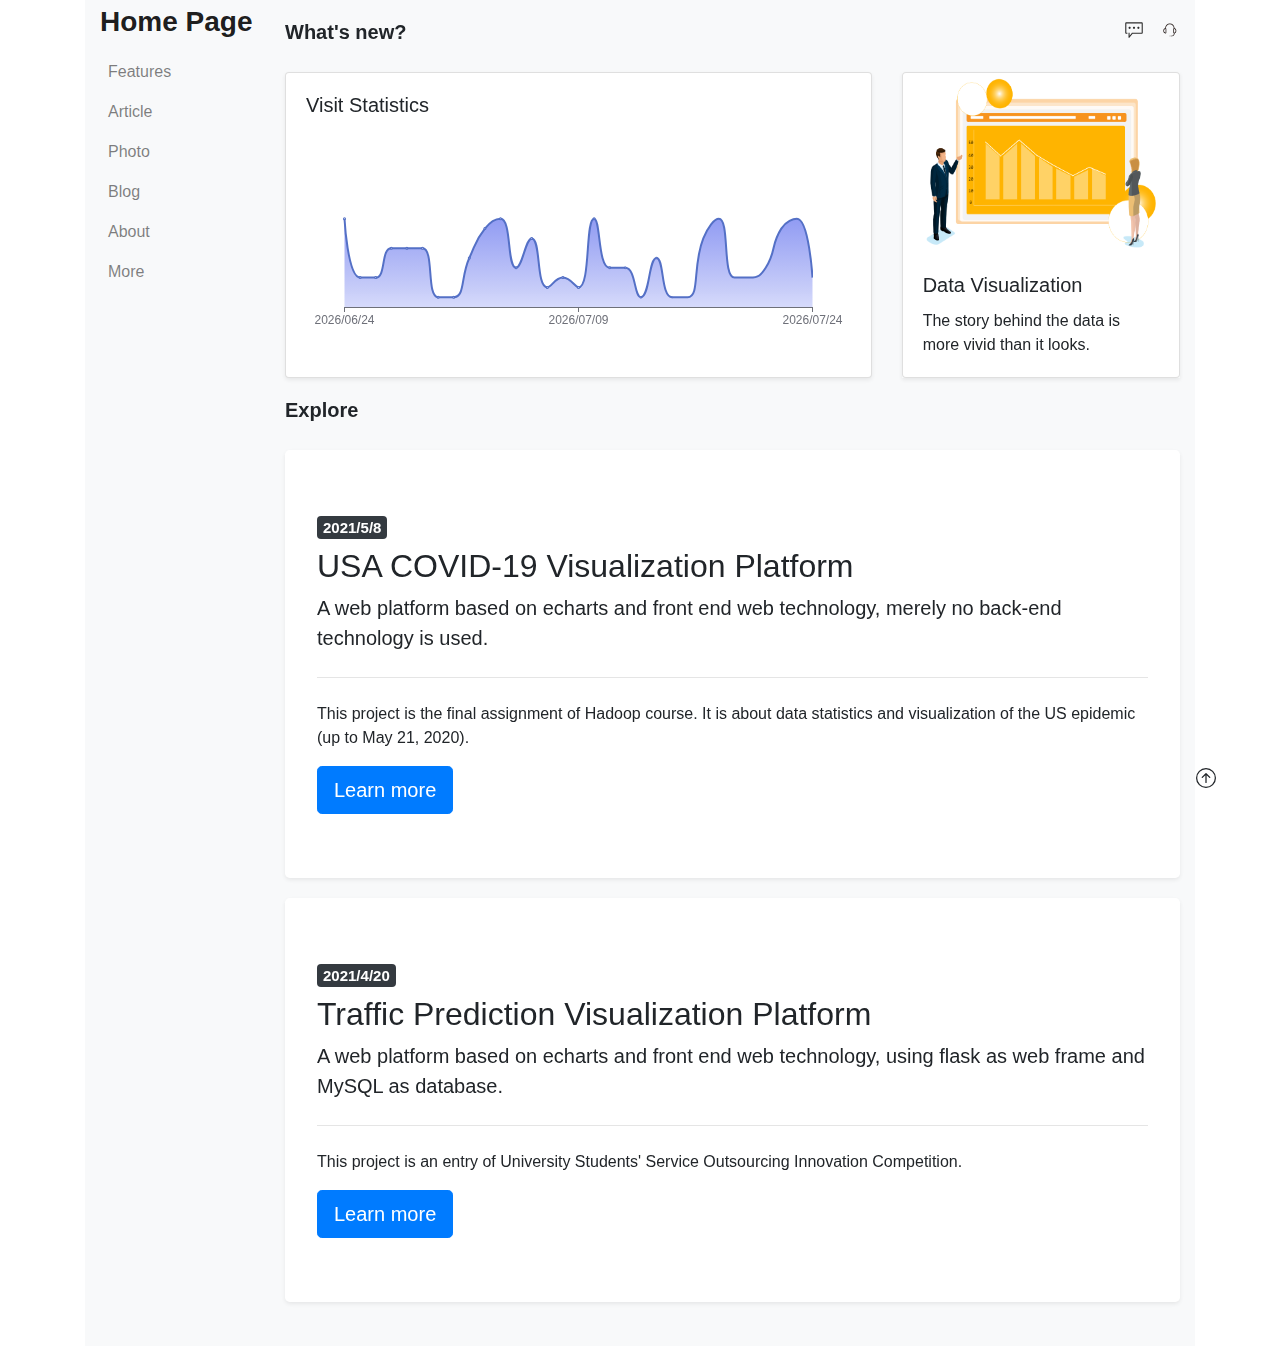
<file: index.html>
<!doctype html>
<html lang="en">

<head>
    <title>Home Page</title>

    <meta charset="utf-8">
    <meta name="viewport" content="width=device-width, initial-scale=1, shrink-to-fit=no">
    <meta name="author" content="chenyi">

    <link rel="stylesheet" href="static/css/bootstrap.css">
    <link rel="stylesheet" href="static/css/toast.min.css">
    <link rel="Shortcut Icon" href="static/img/20210509023827712_easyicon_net_16.ico">


    <script src="./static/js/jquery-3.6.0.js"></script>
    <script src="https://cdnjs.cloudflare.com/ajax/libs/popper.js/1.14.7/umd/popper.min.js" integrity="sha384-UO2eT0CpHqdSJQ6hJty5KVphtPhzWj9WO1clHTMGa3JDZwrnQq4sF86dIHNDz0W1" crossorigin="anonymous"></script>
    <script src="https://stackpath.bootstrapcdn.com/bootstrap/4.3.1/js/bootstrap.min.js" integrity="sha384-JjSmVgyd0p3pXB1rRibZUAYoIIy6OrQ6VrjIEaFf/nJGzIxFDsf4x0xIM+B07jRM" crossorigin="anonymous"></script>
    <script src="./static/js/echarts-5.0.2-all.min.js"></script>
    <script src="static/js/toast.min.js"></script>

    <!-- this link will get the user's ip info -->
    <script src="https://pv.sohu.com/cityjson?ie=utf-8"></script>
    <!-- <script src="./static/js/send_visit_info.js"></script> -->
    <style>
        html {
            font-family: Cambria, Cochin, Georgia, Times, 'Times New Roman', serif;
            user-select: none;
        }
        
        .blur-bg {
            filter: blur(5px);
            width: 97.5%;
            height: 100%;
            position: absolute;
            z-index: -1;
        }
        /*
        .jumbotron {
            background: none;
            border: #161515 solid 1px;
        }
        */
        
        .stroke-light {
            text-shadow: 1px 1px 1px #a7a7a7;
        }
        
        .row {
            margin-top: 20px;
        }
        
        .icon {
            float: right;
            margin-left: 1rem;
            cursor: pointer;
        }
        
        .card-img-top {
            height: 180px;
            overflow: hidden;
            background-size: 50%;
            background-repeat: no-repeat;
        }
        /*
        .nav-item {
            transition: all 1s ease 0s;
        }
        
        .nav-item :hover {
            transform: scale(1.005);
            box-shadow: 5px 5px 2px #b8b7b7;
        }*/
    </style>

    <script>
        $('[data-toggle="popover"]').popover({
            container: 'body',
            title: 'Search',
            html: true,
            placement: 'bottom',
            sanitize: false,
            content: function() {
                return $("#PopoverContent").html();
            }
        });
    </script>

    <script>
        var _hmt = _hmt || [];
        (function() {
            var hm = document.createElement("script");
            hm.src = "https://hm.baidu.com/hm.js?8631c48941b2e105d14069cafc3a4848";
            var s = document.getElementsByTagName("script")[0];
            s.parentNode.insertBefore(hm, s);
        })();
    </script>


</head>

<body>
    <div class="container">

        <div style="position: fixed; top:85%; right:5%; z-index:999; cursor:pointer;">
            <svg id="to_top" xmlns="http://www.w3.org/2000/svg" width="20" height="20" fill="currentColor" class="bi bi-arrow-up-circle" viewBox="0 0 16 16">
                <path fill-rule="evenodd" d="M1 8a7 7 0 1 0 14 0A7 7 0 0 0 1 8zm15 0A8 8 0 1 1 0 8a8 8 0 0 1 16 0zm-7.5 3.5a.5.5 0 0 1-1 0V5.707L5.354 7.854a.5.5 0 1 1-.708-.708l3-3a.5.5 0 0 1 .708 0l3 3a.5.5 0 0 1-.708.708L8.5 5.707V11.5z"/>
            </svg>
        </div>


        <div class="row bg-light m-auto">
            <div class="col-xl-2">

                <nav class="nav flex-xl-column navbar-expand-lg navbar-light bg-light" style="position: sticky; top:0;">


                    <a class="navbar-brand" href="#">
                        <h3><strong>Home Page</strong></h3>
                    </a>
                    <!-- <img src="./static/img/cartoon_avatar.JPG" width="30" height="30" class="d-inline-block align-top" alt=""> -->

                    <button class="navbar-toggler" style="position: absolute; right: 0;" type="button" data-toggle="collapse" data-target="#navbarTogglerDemo01" aria-controls="navbarTogglerDemo01" aria-expanded="false" aria-label="Toggle navigation">
                        <span class="navbar-toggler-icon"></span>
                    </button>


                    <div class="collapse navbar-collapse" id="navbarTogglerDemo01">

                        <ul class="navbar-nav flex-xl-column w-100">
                            <li class="nav-item">
                                <a class="nav-link" href="#">Features</a>
                            </li>
                            <li class="nav-item">
                                <a class="nav-link" href="#">Article</a>
                            </li>
                            <li class="nav-item">
                                <a class="nav-link" href="#">Photo</a>
                            </li>
                            <li class="nav-item">
                                <a class="nav-link" href="#">Blog</a>
                            </li>
                            <li class="nav-item">
                                <a class="nav-link" href="#">About</a>
                            </li>
                            <li class="nav-item">
                                <a class="nav-link" href="#">More</a>
                            </li>
                        </ul>
                    </div>
                </nav>
            </div>


            <div class="col-xl-10">
                <div class="row">
                    <div class="col-xl-12">
                        <h5><strong>What's new?</strong>
                            <a data-toggle="modal" data-target="#contactInfoModal"> <svg t="1620736522610" class="icon" viewBox="0 0 1024 1024" version="1.1" xmlns="http://www.w3.org/2000/svg" p-id="4527" width="20" height="20"><path d="M777.142857 440.685714c-7.314286-12.8-18.285714-21.942857-32.914286-25.6-5.485714-128-109.714286-230.4-239.542857-230.4-128 0-234.057143 102.4-239.542857 228.571429-14.628571 1.828571-29.257143 10.971429-36.571428 25.6-34.742857 10.971429-58.514286 54.857143-58.514286 111.542857 0 54.857143 23.771429 100.571429 58.514286 111.542857 9.142857 16.457143 25.6 25.6 43.885714 25.6 27.428571 0 51.2-21.942857 51.2-51.2v-173.714286c0-18.285714-9.142857-32.914286-23.771429-42.057142 1.828571-109.714286 91.428571-199.314286 202.971429-199.314286 109.714286 0 201.142857 87.771429 202.971428 197.485714-16.457143 9.142857-25.6 25.6-25.6 43.885714V640c0 18.285714 10.971429 36.571429 27.428572 43.885714v25.6c0 51.2-40.228571 91.428571-91.428572 91.428572h-45.714285c-10.971429 0-18.285714 7.314286-18.285715 18.285714s7.314286 18.285714 18.285715 18.285714h45.714285c71.314286 0 128-56.685714 128-128v-21.942857c12.8-3.657143 25.6-12.8 32.914286-25.6 34.742857-10.971429 58.514286-54.857143 58.514286-111.542857 0-53.028571-25.6-98.742857-58.514286-109.714286zM287.085714 640c0 7.314286-5.485714 14.628571-14.628571 14.628571-5.485714 0-12.8-3.657143-12.8-10.971428l-3.657143-14.628572h-12.8c-16.457143-1.828571-36.571429-32.914286-36.571429-76.8 0-43.885714 20.114286-74.971429 36.571429-76.8h12.8l3.657143-12.8c1.828571-5.485714 7.314286-10.971429 12.8-10.971428 7.314286 0 14.628571 5.485714 14.628571 14.628571V640z m475.428572-10.971429H749.714286l-3.657143 12.8c-1.828571 5.485714-7.314286 10.971429-12.8 10.971429-7.314286 0-14.628571-5.485714-14.628572-14.628571v-173.714286c0-7.314286 5.485714-14.628571 14.628572-14.628572 5.485714 0 12.8 3.657143 12.8 10.971429l3.657143 14.628571h12.8c16.457143 1.828571 36.571429 32.914286 36.571428 76.8 0 43.885714-20.114286 74.971429-36.571428 76.8z" fill="#231815" p-id="4528"></path><path d="M499.2 806.4c-3.657143 3.657143-5.485714 7.314286-5.485714 12.8 0 5.485714 1.828571 9.142857 5.485714 12.8 3.657143 3.657143 7.314286 5.485714 12.8 5.485714 5.485714 0 9.142857-1.828571 12.8-5.485714 3.657143-3.657143 5.485714-9.142857 5.485714-12.8 0-5.485714-1.828571-9.142857-5.485714-12.8-7.314286-7.314286-18.285714-7.314286-25.6 0z" fill="#231815" p-id="4529"></path></svg></a>
                            <a data-toggle="modal" data-target="#leaveMessageModal"><svg t="1620736304936" class="icon" viewBox="0 0 1024 1024" version="1.1" xmlns="http://www.w3.org/2000/svg" p-id="3279" width="20" height="20"><path d="M905 119.2H119.4c-31 0-56.1 25.1-56.1 56.1v476.9c0 31 25.1 56.1 56.1 56.1h56.1v-56.1h-56.1V175.3H905v476.9H400v15.6L287.8 801.7V652.3h-56.1v252.5l44.1-1.5 163.5-194.9H905c31 0 56.1-25.1 56.1-56.1v-477c0-31-25.1-56.1-56.1-56.1zM343.9 399.8c0-31-25.1-56.1-56.1-56.1s-56.1 25.1-56.1 56.1 25.1 56.1 56.1 56.1 56.1-25.1 56.1-56.1z m224.4 0c0-31-25.1-56.1-56.1-56.1s-56.1 25.1-56.1 56.1 25.1 56.1 56.1 56.1 56.1-25.1 56.1-56.1z m224.5 0c0-31-25.1-56.1-56.1-56.1s-56.1 25.1-56.1 56.1 25.1 56.1 56.1 56.1c30.9 0 56.1-25.1 56.1-56.1z" fill="#2c2c2c" p-id="3280"></path></svg></a>
                        </h5>
                    </div>
                </div>


                <div class="row">
                    <div class="col-xl-8 mb-3 mb-xl-0">
                        <div class="card shadow-sm h-100" style="min-height: 300px;">
                            <!-- <img src="./static/img/fack_img.png" class="card-img-top" alt="..."> -->

                            <div class="card-body">
                                <h5 class="card-title">Visit Statistics</h5>
                            </div>
                            <div id="visit_statistics_chart" class="h-75"></div>
                        </div>
                    </div>


                    <div id="carouselExampleSlidesOnly" class="carousel slide col-12 col-xl-4" data-ride="carousel">
                        <div class="carousel-inner shadow-sm">
                            <div class="carousel-item active">

                                <!-- card1 -->
                                <div class="card">
                                    <img src="./static/img/数据可视化展示.png" class="card-img-top img-fluid" alt="...">
                                    <div class="card-body">
                                        <h5 class="card-title">Data Visualization</h5>
                                        <p class="card-text">The story behind the data is more vivid than it looks.</p>
                                    </div>
                                </div>

                            </div>

                            <div class="carousel-item">
                                <div class="card">
                                    <img src="./static/img/数据交付.png" class="card-img-top img-fluid" alt="...">
                                    <div class="card-body">
                                        <h5 class="card-title">Big Data</h5>
                                        <p class="card-text">The world’s most valuable resource today is data.</p>
                                    </div>
                                </div>
                            </div>

                            <div class="carousel-item">
                                <div class="card">
                                    <img src="./static/img/项目协作.png" class="card-img-top img-fluid" alt="...">
                                    <div class="card-body">
                                        <h5 class="card-title">Team Work</h5>
                                        <p class="card-text">One man is incapable of building pyramid alone.</p>
                                    </div>
                                </div>
                            </div>
                        </div>
                    </div>
                </div>



                <div class="row">
                    <div class="col-xl-12">
                        <h5><strong>Explore</strong></h5>
                    </div>
                </div>


                <div class="row">
                    <div class="col-sm-12">
                        <!-- <div class="jumbotron m-auto blur-bg" style="background: url('./static/img/cover01.png') no-repeat center center;background-size: 100%;"></div> -->

                        <!-- stroke-light -->
                        <div class="jumbotron m-auto bg-white shadow-sm">
                            <h5><span class="badge badge-dark">2021/5/8</span></h5>
                            <h2>USA COVID-19 Visualization Platform</h2>
                            <p class="lead">A web platform based on echarts and front end web technology, merely no back-end technology is used.</p>
                            <hr class="my-4">
                            <p>This project is the final assignment of Hadoop course. It is about data statistics and visualization of the US epidemic (up to May 21, 2020).</p>
                            <a class="btn btn-primary btn-lg" href="http://1.15.156.121:88/" role="button">Learn more</a>
                        </div>

                    </div>
                </div>



                <div class="row">
                    <div class="col-sm-12">

                        <!-- <div class="jumbotron m-auto blur-bg" style="background: url('./static/img/cover02.png') repeat center center;background-size: 100%;"></div> -->
                        <!-- text-light stroke-light -->
                        <div class="jumbotron m-auto bg-white shadow-sm">
                            <h5><span class="badge badge-dark">2021/4/20</span></h5>
                            <h2>Traffic Prediction Visualization Platform</h2>
                            <p class="lead">A web platform based on echarts and front end web technology, using flask as web frame and MySQL as database.</p>
                            <hr class="my-4">
                            <p>This project is an entry of University Students' Service Outsourcing Innovation Competition.</p>
                            <a class="btn btn-primary btn-lg" href="http://1.15.156.121:80/" role="button">Learn more</a>
                        </div>
                    </div>
                </div>

                <br>

                <div class="row footer">
                    <div class="col-xl-12">

                    </div>
                </div>
            </div>
        </div>



        <!-- 联系方式Modl -->
        <section>
            <div class="modal fade" id="contactInfoModal" role="dialog" aria-labelledby="exampleModalLabel" aria-hidden="true">
                <div class="modal-dialog" role="document">
                    <div class="modal-content">
                        <div class="modal-header">
                            <h5 class="modal-title" id="exampleModalLabel">Contact Info</h5>
                            <button type="button" class="close" data-dismiss="modal" aria-label="Close">
                                <span aria-hidden="true">&times;</span>
                            </button>
                        </div>
                        <div class="modal-body">
                            <div class="container">
                                <div class="row">
                                    <div class="col">
                                        <p><strong>QQ:</strong> &nbsp; 396909028</p>
                                    </div>
                                </div>
                            </div>
                        </div>
                        <div class="modal-footer">
                            <button type="button" class="btn btn-secondary" data-dismiss="modal">Close</button>
                        </div>
                    </div>
                </div>
            </div>
        </section>

        <!-- 留言modal -->
        <section>
            <div class="modal fade" id="leaveMessageModal" role="dialog" aria-labelledby="exampleModalLabel" aria-hidden="true">
                <div class="modal-dialog" role="document">
                    <div class="modal-content">
                        <div class="modal-header">
                            <h5 class="modal-title" id="exampleModalLabel">Contact Info</h5>
                            <button type="button" class="close" data-dismiss="modal" aria-label="Close">
                                <span aria-hidden="true">&times;</span>
                            </button>
                        </div>
                        <div class="modal-body">
                            <div class="container">
                                <div class="row">
                                    <div class="col-12">
                                        <textarea class="w-100" style="height: 130px;" placeholder="Leave your message here:"></textarea>
                                    </div>
                                </div>
                            </div>
                        </div>
                        <div class="modal-footer">
                            <button type="button" class="btn btn-secondary" data-dismiss="modal">Close</button>
                        </div>
                    </div>
                </div>
            </div>
        </section>

    </div>


    <script src="static/js/my_toast.js"></script>
    <script src="static/js/util.js"></script>
    <script src="static/js/visit_statistics_chart.js"></script>
</body>

</html>
</file>
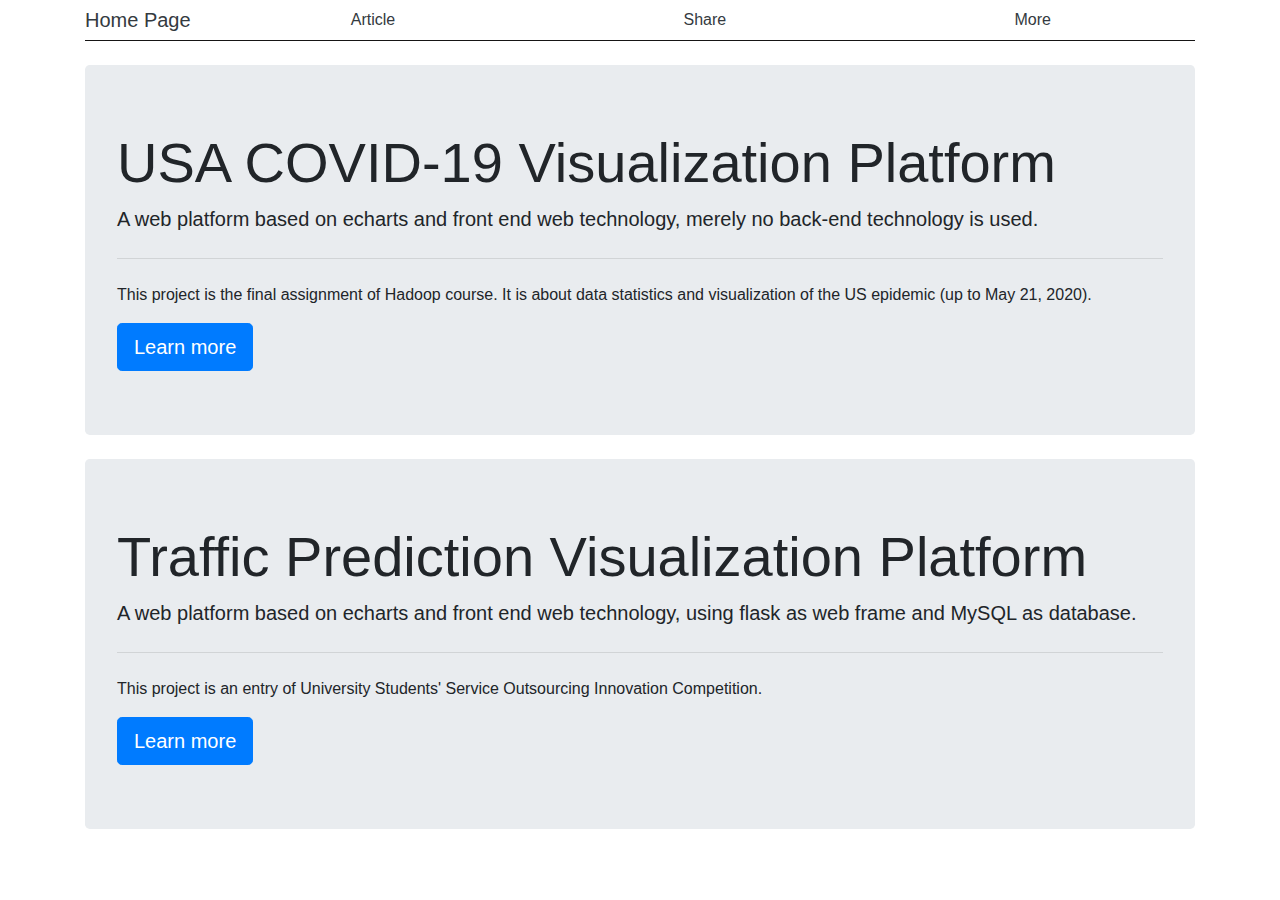
<file: templates/index.html>
<!doctype html>
<html lang="en">

<head>
    <title>Home Page</title>

    <meta charset="utf-8">
    <meta name="viewport" content="width=device-width, initial-scale=1, shrink-to-fit=no">


    <link rel="stylesheet" href="../static/css/bootstrap.css">
    <link rel="stylesheet" href="../static/css/toast.min.css">
    <link rel="Shortcut Icon" href="../static/img/20210509023827712_easyicon_net_16.ico">


    <script src="https://code.jquery.com/jquery-3.3.1.slim.min.js" integrity="sha384-q8i/X+965DzO0rT7abK41JStQIAqVgRVzpbzo5smXKp4YfRvH+8abtTE1Pi6jizo" crossorigin="anonymous"></script>
    <script src="https://cdnjs.cloudflare.com/ajax/libs/popper.js/1.14.7/umd/popper.min.js" integrity="sha384-UO2eT0CpHqdSJQ6hJty5KVphtPhzWj9WO1clHTMGa3JDZwrnQq4sF86dIHNDz0W1" crossorigin="anonymous"></script>
    <script src="https://stackpath.bootstrapcdn.com/bootstrap/4.3.1/js/bootstrap.min.js" integrity="sha384-JjSmVgyd0p3pXB1rRibZUAYoIIy6OrQ6VrjIEaFf/nJGzIxFDsf4x0xIM+B07jRM" crossorigin="anonymous"></script>
    <script src="../static/js/toast.min.js"></script>

    <style>
        html {
            font-family: Cambria, Cochin, Georgia, Times, 'Times New Roman', serif;
            user-select: none;
        }
    </style>

    <script>
        $('[data-toggle="popover"]').popover({
            container: 'body',
            title: 'Search',
            html: true,
            placement: 'bottom',
            sanitize: false,
            content: function() {
                return $("#PopoverContent").html();
            }
        });
    </script>

</head>

<body>
    <div class="container">
        <div class="row">
            <div class="col-xl-12 col-sm-12">
                <nav class="nav nav-pills nav-stacked nav-fill">
                    <a class="navbar-brand text-dark" href="#">Home Page</a>
                    <a class="nav-link text-dark" href="#">Article</a>
                    <a class="nav-link text-dark" href="#">Share</a>
                    <a class="nav-link text-dark" href="#">More</a>
                </nav>
            </div>
        </div>

        <hr style="margin:0; padding:0; border-top:1px solid #161515;">

        <br>

        <div class="row">
            <div class="col-sm-12">
                <div class="jumbotron m-auto">
                    <h1 class="display-4">USA COVID-19 Visualization Platform</h1>
                    <p class="lead">A web platform based on echarts and front end web technology, merely no back-end technology is used.</p>
                    <hr class="my-4">
                    <p>This project is the final assignment of Hadoop course. It is about data statistics and visualization of the US epidemic (up to May 21, 2020).</p>
                    <a class="btn btn-primary btn-lg" href="http://1.15.156.121:88/" role="button">Learn more</a>
                </div>
            </div>
        </div>

        <br>

        <div class="row">
            <div class="col-sm-12">
                <div class="jumbotron m-auto">
                    <h1 class="display-4">Traffic Prediction Visualization Platform</h1>
                    <p class="lead">A web platform based on echarts and front end web technology, using flask as web frame and MySQL as database.</p>
                    <hr class="my-4">
                    <p>This project is an entry of University Students' Service Outsourcing Innovation Competition.</p>
                    <a class="btn btn-primary btn-lg" href="http://1.15.156.121:80/" role="button">Learn more</a>
                </div>
            </div>
        </div>

        <br>

        <div class="row footer">
            <div class="col-xl-12">

            </div>
        </div>
    </div>



    <script src="../static/js/my_toast.js"></script>
    <script src="../static/js/util.js"></script>
</body>

</html>
</file>
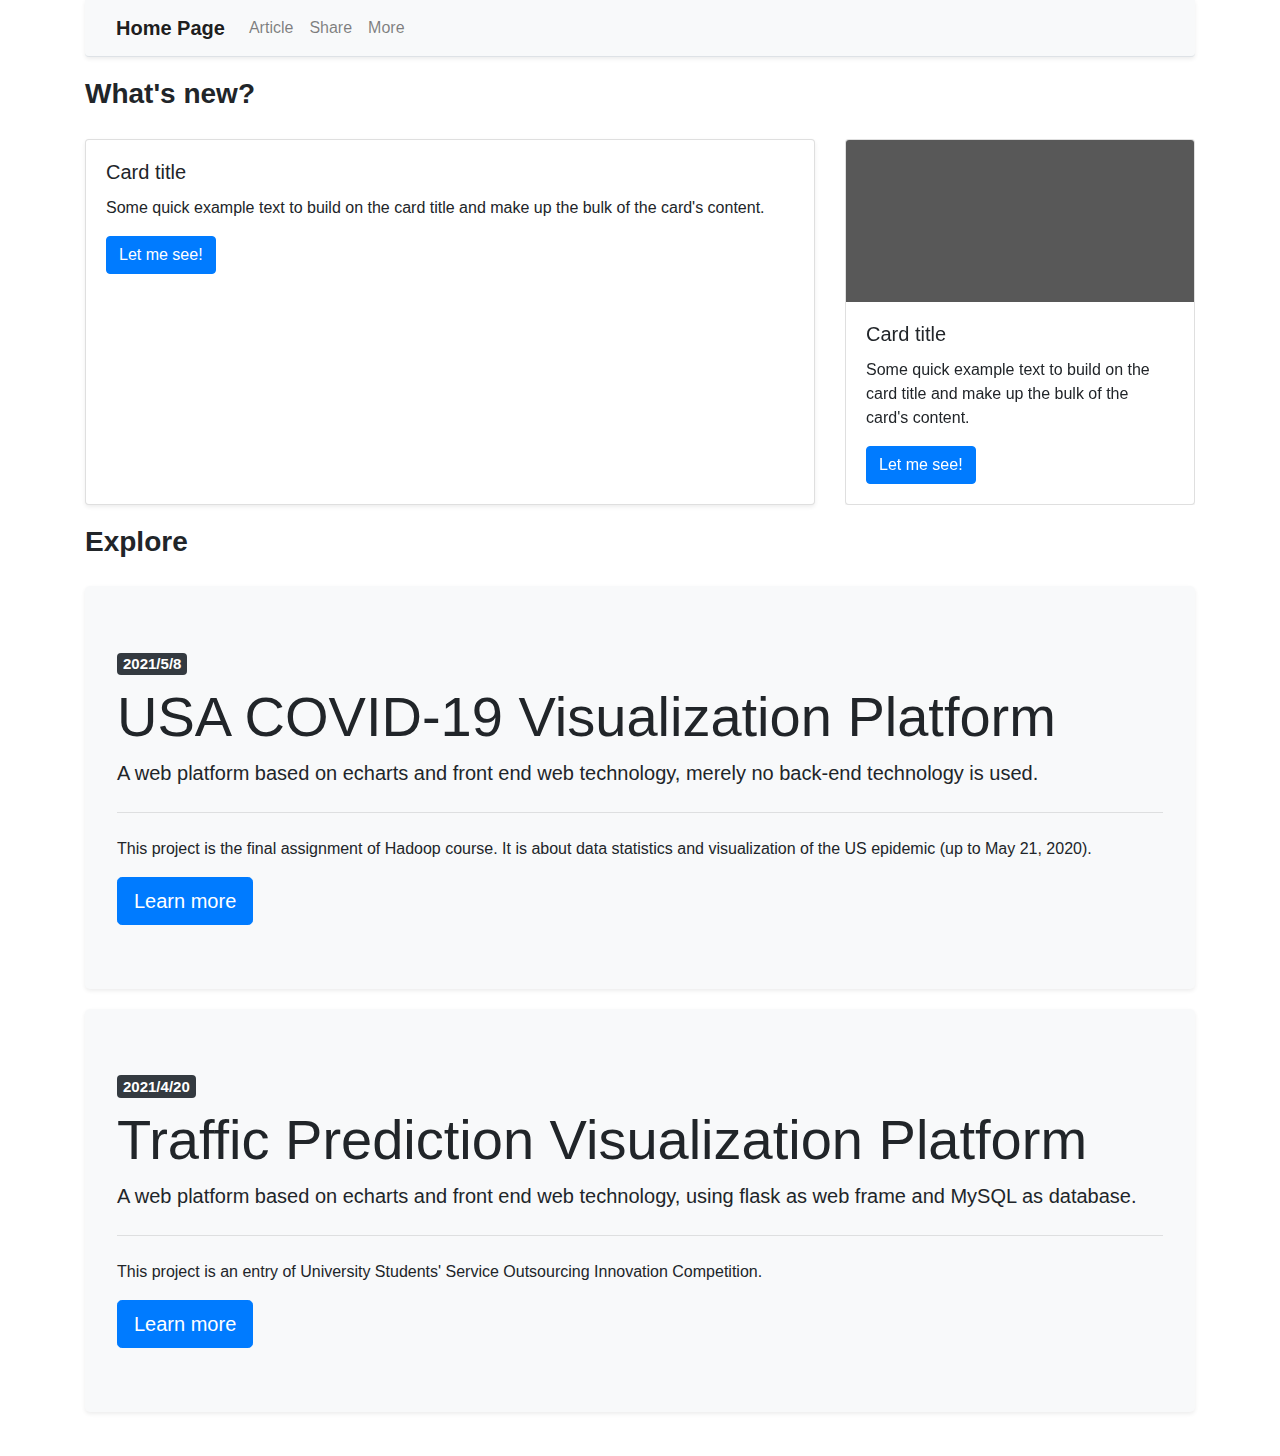
<file: index-row.html>
<!doctype html>
<html lang="en">

<head>
    <title>Home Page</title>

    <meta charset="utf-8">
    <meta name="viewport" content="width=device-width, initial-scale=1, shrink-to-fit=no">


    <link rel="stylesheet" href="static/css/bootstrap.css">
    <link rel="stylesheet" href="static/css/toast.min.css">
    <link rel="Shortcut Icon" href="static/img/20210509023827712_easyicon_net_16.ico">


    <script src="https://code.jquery.com/jquery-3.3.1.slim.min.js" integrity="sha384-q8i/X+965DzO0rT7abK41JStQIAqVgRVzpbzo5smXKp4YfRvH+8abtTE1Pi6jizo" crossorigin="anonymous"></script>
    <script src="https://cdnjs.cloudflare.com/ajax/libs/popper.js/1.14.7/umd/popper.min.js" integrity="sha384-UO2eT0CpHqdSJQ6hJty5KVphtPhzWj9WO1clHTMGa3JDZwrnQq4sF86dIHNDz0W1" crossorigin="anonymous"></script>
    <script src="https://stackpath.bootstrapcdn.com/bootstrap/4.3.1/js/bootstrap.min.js" integrity="sha384-JjSmVgyd0p3pXB1rRibZUAYoIIy6OrQ6VrjIEaFf/nJGzIxFDsf4x0xIM+B07jRM" crossorigin="anonymous"></script>
    <script src="static/js/toast.min.js"></script>

    <style>
        html {
            font-family: Cambria, Cochin, Georgia, Times, 'Times New Roman', serif;
            user-select: none;
        }
        
        .blur-bg {
            filter: blur(5px);
            width: 97.5%;
            height: 100%;
            position: absolute;
            z-index: -1;
        }
        /*
        .jumbotron {
            background: none;
            border: #161515 solid 1px;
        }
        */
        
        .stroke-light {
            text-shadow: 1px 1px 1px #a7a7a7;
        }
        
        .row {
            margin-top: 20px;
        }
    </style>

    <script>
        $('[data-toggle="popover"]').popover({
            container: 'body',
            title: 'Search',
            html: true,
            placement: 'bottom',
            sanitize: false,
            content: function() {
                return $("#PopoverContent").html();
            }
        });
    </script>

</head>

<body>
    <div class="container">
        <div class="row bg-light m-auto rounded-bottom border-bottom shadow-sm" style="position: sticky; top:0; z-index:999;">
            <div class="col-12">
                <!-- <nav class="nav nav-pills flex-column flex-xl-row">
                    <a class="navbar-brand text-dark" href="#"><strong>Home Page</strong></a>
                    <a class="nav-link text-dark" href="#">Article</a>
                    <a class="nav-link text-dark" href="#">Share</a>
                    <a class="nav-link text-dark" href="#">More</a>


                </nav> -->

                <nav class="navbar navbar-expand-lg navbar-light bg-light">
                    <button class="navbar-toggler" type="button" data-toggle="collapse" data-target="#navbarTogglerDemo01" aria-controls="navbarTogglerDemo01" aria-expanded="false" aria-label="Toggle navigation">
                      <span class="navbar-toggler-icon"></span>
                    </button>

                    <div class="collapse navbar-collapse" id="navbarTogglerDemo01">
                        <a class="navbar-brand" href="#"><strong>Home Page</strong></a>
                        <ul class="navbar-nav mr-auto mt-2 mt-lg-0">
                            <li class="nav-item">
                                <a class="nav-link" href="#">Article</a>
                            </li>
                            <li class="nav-item">
                                <a class="nav-link" href="#">Share</a>
                            </li>
                            <li class="nav-item">
                                <a class="nav-link" href="#">More</a>
                            </li>
                        </ul>
                        <!-- <form class="form-inline my-2 my-lg-0">
                            <input class="form-control mr-sm-2" type="search" placeholder="Search" aria-label="Search">
                            <button class="btn btn-outline-success my-2 my-sm-0" type="submit">Search</button>
                        </form> -->
                    </div>
                </nav>


            </div>

        </div>
        <!-- <hr style="margin:0; padding:0; border-top:1px solid #161515;"> -->



        <div class="row">
            <div class="col-xl-12">
                <h3><strong>What's new?</strong></h3>
            </div>
        </div>

        <div class="row">

            <div class="col-xl-8 mb-3 mb-xl-0">
                <div class="card shadow-sm h-100">
                    <!-- <img src="./static/img/fack_img.png" class="card-img-top" alt="..."> -->
                    <div class="card-body">
                        <h5 class="card-title">Card title</h5>
                        <p class="card-text">Some quick example text to build on the card title and make up the bulk of the card's content.</p>
                        <a href="#" class="btn btn-primary">Let me see!</a>
                    </div>
                </div>


            </div>

            <div id="carouselExampleSlidesOnly" class="carousel slide col-12 col-xl-4" data-ride="carousel">
                <div class="carousel-inner">
                    <div class="carousel-item active">

                        <div class="card shadow-sm">
                            <img src="./static/img/fack_img.png" class="card-img-top" alt="...">
                            <div class="card-body">
                                <h5 class="card-title">Card title</h5>
                                <p class="card-text">Some quick example text to build on the card title and make up the bulk of the card's content.</p>
                                <a href="#" class="btn btn-primary">Let me see!</a>
                            </div>
                        </div>

                    </div>

                    <div class="carousel-item">

                        <div class="card shadow-sm">
                            <img src="./static/img/fack_img.png" class="card-img-top" alt="...">
                            <div class="card-body">
                                <h5 class="card-title">Card title</h5>
                                <p class="card-text">Some quick example text to build on the card title and make up the bulk of the card's content.</p>
                                <a href="#" class="btn btn-primary">Let me see!</a>
                            </div>
                        </div>

                    </div>

                    <div class="carousel-item">
                        <div class="card shadow-sm">
                            <img src="./static/img/fack_img.png" class="card-img-top" alt="...">
                            <div class="card-body">
                                <h5 class="card-title">Card title</h5>
                                <p class="card-text">Some quick example text to build on the card title and make up the bulk of the card's content.</p>
                                <a href="#" class="btn btn-primary">Let me see!</a>
                            </div>
                        </div>
                    </div>
                </div>
            </div>


            <!-- <div class="col-xl-4 mb-3 mb-xl-0">
                <div class="card shadow-sm">
                    <img src="./static/img/fack_img.png" class="card-img-top" alt="...">
                    <div class="card-body">
                        <h5 class="card-title">Card title</h5>
                        <p class="card-text">Some quick example text to build on the card title and make up the bulk of the card's content.</p>
                        <a href="#" class="btn btn-primary">Let me see!</a>
                    </div>
                </div>
            </div> -->





        </div>



        <div class="row">
            <div class="col-xl-12">
                <h3><strong>Explore</strong></h3>
            </div>
        </div>


        <div class="row">
            <div class="col-sm-12">
                <!-- <div class="jumbotron m-auto blur-bg" style="background: url('./static/img/cover01.png') no-repeat center center;background-size: 100%;"></div> -->

                <!-- stroke-light -->
                <div class="jumbotron m-auto bg-light shadow-sm">
                    <h5><span class="badge badge-dark">2021/5/8</span></h5>
                    <h1 class="display-4">USA COVID-19 Visualization Platform</h1>
                    <p class="lead">A web platform based on echarts and front end web technology, merely no back-end technology is used.</p>
                    <hr class="my-4">
                    <p>This project is the final assignment of Hadoop course. It is about data statistics and visualization of the US epidemic (up to May 21, 2020).</p>
                    <a class="btn btn-primary btn-lg" href="http://1.15.156.121:88/" role="button">Learn more</a>
                </div>

            </div>
        </div>



        <div class="row">
            <div class="col-sm-12">

                <!-- <div class="jumbotron m-auto blur-bg" style="background: url('./static/img/cover02.png') repeat center center;background-size: 100%;"></div> -->
                <!-- text-light stroke-light -->
                <div class="jumbotron m-auto bg-light shadow-sm">
                    <h5><span class="badge badge-dark">2021/4/20</span></h5>
                    <h1 class="display-4">Traffic Prediction Visualization Platform</h1>
                    <p class="lead">A web platform based on echarts and front end web technology, using flask as web frame and MySQL as database.</p>
                    <hr class="my-4">
                    <p>This project is an entry of University Students' Service Outsourcing Innovation Competition.</p>
                    <a class="btn btn-primary btn-lg" href="http://1.15.156.121:80/" role="button">Learn more</a>
                </div>
            </div>
        </div>

        <br>

        <div class="row footer">
            <div class="col-xl-12">

            </div>
        </div>
    </div>



    <script src="static/js/my_toast.js"></script>
    <script src="static/js/util.js"></script>
</body>

</html>
</file>
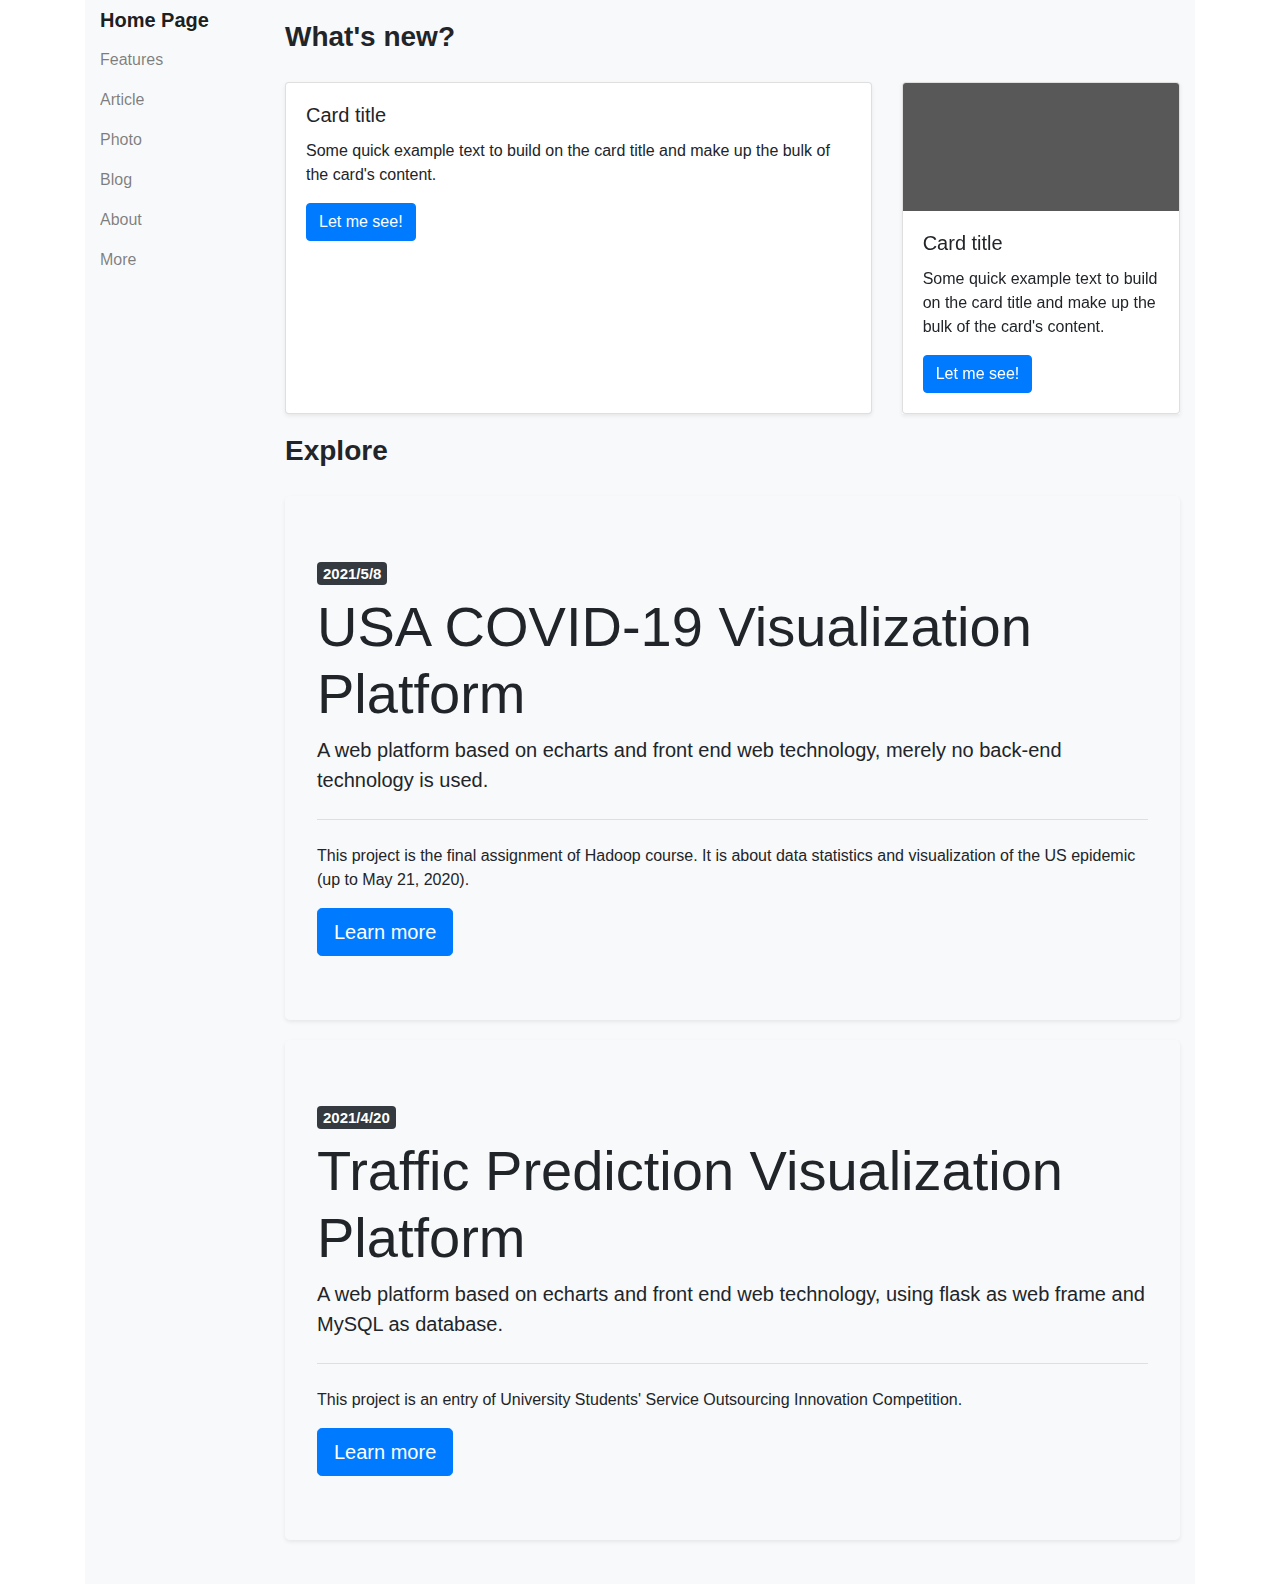
<file: left-nav.html>
<!doctype html>
<html lang="en">

<head>
    <title>Home Page</title>

    <meta charset="utf-8">
    <meta name="viewport" content="width=device-width, initial-scale=1, shrink-to-fit=no">


    <link rel="stylesheet" href="static/css/bootstrap.css">
    <link rel="stylesheet" href="static/css/toast.min.css">
    <link rel="Shortcut Icon" href="static/img/20210509023827712_easyicon_net_16.ico">


    <script src="https://code.jquery.com/jquery-3.3.1.slim.min.js" integrity="sha384-q8i/X+965DzO0rT7abK41JStQIAqVgRVzpbzo5smXKp4YfRvH+8abtTE1Pi6jizo" crossorigin="anonymous"></script>
    <script src="https://cdnjs.cloudflare.com/ajax/libs/popper.js/1.14.7/umd/popper.min.js" integrity="sha384-UO2eT0CpHqdSJQ6hJty5KVphtPhzWj9WO1clHTMGa3JDZwrnQq4sF86dIHNDz0W1" crossorigin="anonymous"></script>
    <script src="https://stackpath.bootstrapcdn.com/bootstrap/4.3.1/js/bootstrap.min.js" integrity="sha384-JjSmVgyd0p3pXB1rRibZUAYoIIy6OrQ6VrjIEaFf/nJGzIxFDsf4x0xIM+B07jRM" crossorigin="anonymous"></script>
    <script src="static/js/toast.min.js"></script>

    <style>
        html {
            font-family: Cambria, Cochin, Georgia, Times, 'Times New Roman', serif;
            user-select: none;
        }
        
        .blur-bg {
            filter: blur(5px);
            width: 97.5%;
            height: 100%;
            position: absolute;
            z-index: -1;
        }
        /*
        .jumbotron {
            background: none;
            border: #161515 solid 1px;
        }
        */
        
        .stroke-light {
            text-shadow: 1px 1px 1px #a7a7a7;
        }
        
        .row {
            margin-top: 20px;
        }
    </style>

    <script>
        $('[data-toggle="popover"]').popover({
            container: 'body',
            title: 'Search',
            html: true,
            placement: 'bottom',
            sanitize: false,
            content: function() {
                return $("#PopoverContent").html();
            }
        });
    </script>

</head>

<body>
    <div class="container">

        <div class="row bg-light m-auto">
            <div class="col-xl-2">


                <nav class="nav navbar-light bg-light" style="position: sticky; top:0; z-index:999;">


                    <!-- <button class="navbar-toggler" type="button" data-toggle="collapse" data-target="#navbarTogglerDemo01" aria-controls="navbarTogglerDemo01" aria-expanded="false" aria-label="Toggle navigation">
                        <span class="navbar-toggler-icon"></span>
                    </button> -->

                    <!-- <div class="collapse navbar-collapse" id="navbarTogglerDemo01"> -->

                    <a class="navbar-brand" href="#"><strong>Home Page</strong></a>
                    <ul class="navbar-nav">
                        <li class="nav-item">
                            <a class="nav-link" href="#">Features</a>
                        </li>
                        <li class="nav-item">
                            <a class="nav-link" href="#">Article</a>
                        </li>
                        <li class="nav-item">
                            <a class="nav-link" href="#">Photo</a>
                        </li>
                        <li class="nav-item">
                            <a class="nav-link" href="#">Blog</a>
                        </li>
                        <li class="nav-item">
                            <a class="nav-link" href="#">About</a>
                        </li>
                        <li class="nav-item">
                            <a class="nav-link" href="#">More</a>
                        </li>
                    </ul>
                    <!-- </div> -->

                </nav>


            </div>


            <!-- <hr style="margin:0; padding:0; border-top:1px solid #161515;"> -->
            <div class="col-xl-10">


                <div class="row">
                    <div class="col-xl-12">
                        <h3><strong>What's new?</strong></h3>
                    </div>
                </div>

                <div class="row">

                    <div class="col-xl-8 mb-3 mb-xl-0">
                        <div class="card shadow-sm h-100">
                            <!-- <img src="./static/img/fack_img.png" class="card-img-top" alt="..."> -->
                            <div class="card-body">
                                <h5 class="card-title">Card title</h5>
                                <p class="card-text">Some quick example text to build on the card title and make up the bulk of the card's content.</p>
                                <a href="#" class="btn btn-primary">Let me see!</a>
                            </div>
                        </div>


                    </div>

                    <div id="carouselExampleSlidesOnly" class="carousel slide col-12 col-xl-4" data-ride="carousel">
                        <div class="carousel-inner shadow-sm">
                            <div class="carousel-item active">

                                <div class="card">
                                    <img src="./static/img/fack_img.png" class="card-img-top" alt="...">
                                    <div class="card-body">
                                        <h5 class="card-title">Card title</h5>
                                        <p class="card-text">Some quick example text to build on the card title and make up the bulk of the card's content.</p>
                                        <a href="#" class="btn btn-primary">Let me see!</a>
                                    </div>
                                </div>

                            </div>

                            <div class="carousel-item">

                                <div class="card">
                                    <img src="./static/img/fack_img.png" class="card-img-top" alt="...">
                                    <div class="card-body">
                                        <h5 class="card-title">Card title</h5>
                                        <p class="card-text">Some quick example text to build on the card title and make up the bulk of the card's content.</p>
                                        <a href="#" class="btn btn-primary">Let me see!</a>
                                    </div>
                                </div>

                            </div>

                            <div class="carousel-item">
                                <div class="card">
                                    <img src="./static/img/fack_img.png" class="card-img-top" alt="...">
                                    <div class="card-body">
                                        <h5 class="card-title">Card title</h5>
                                        <p class="card-text">Some quick example text to build on the card title and make up the bulk of the card's content.</p>
                                        <a href="#" class="btn btn-primary">Let me see!</a>
                                    </div>
                                </div>
                            </div>
                        </div>
                    </div>


                    <!-- <div class="col-xl-4 mb-3 mb-xl-0">
                <div class="card shadow-sm">
                    <img src="./static/img/fack_img.png" class="card-img-top" alt="...">
                    <div class="card-body">
                        <h5 class="card-title">Card title</h5>
                        <p class="card-text">Some quick example text to build on the card title and make up the bulk of the card's content.</p>
                        <a href="#" class="btn btn-primary">Let me see!</a>
                    </div>
                </div>
            </div> -->





                </div>



                <div class="row">
                    <div class="col-xl-12">
                        <h3><strong>Explore</strong></h3>
                    </div>
                </div>


                <div class="row">
                    <div class="col-sm-12">
                        <!-- <div class="jumbotron m-auto blur-bg" style="background: url('./static/img/cover01.png') no-repeat center center;background-size: 100%;"></div> -->

                        <!-- stroke-light -->
                        <div class="jumbotron m-auto bg-light shadow-sm">
                            <h5><span class="badge badge-dark">2021/5/8</span></h5>
                            <h1 class="display-4">USA COVID-19 Visualization Platform</h1>
                            <p class="lead">A web platform based on echarts and front end web technology, merely no back-end technology is used.</p>
                            <hr class="my-4">
                            <p>This project is the final assignment of Hadoop course. It is about data statistics and visualization of the US epidemic (up to May 21, 2020).</p>
                            <a class="btn btn-primary btn-lg" href="http://1.15.156.121:88/" role="button">Learn more</a>
                        </div>

                    </div>
                </div>



                <div class="row">
                    <div class="col-sm-12">

                        <!-- <div class="jumbotron m-auto blur-bg" style="background: url('./static/img/cover02.png') repeat center center;background-size: 100%;"></div> -->
                        <!-- text-light stroke-light -->
                        <div class="jumbotron m-auto bg-light shadow-sm">
                            <h5><span class="badge badge-dark">2021/4/20</span></h5>
                            <h1 class="display-4">Traffic Prediction Visualization Platform</h1>
                            <p class="lead">A web platform based on echarts and front end web technology, using flask as web frame and MySQL as database.</p>
                            <hr class="my-4">
                            <p>This project is an entry of University Students' Service Outsourcing Innovation Competition.</p>
                            <a class="btn btn-primary btn-lg" href="http://1.15.156.121:80/" role="button">Learn more</a>
                        </div>
                    </div>
                </div>

                <br>

                <div class="row footer">
                    <div class="col-xl-12">

                    </div>
                </div>
            </div>
        </div>
    </div>


    <script src="static/js/my_toast.js"></script>
    <script src="static/js/util.js"></script>
</body>

</html>
</file>
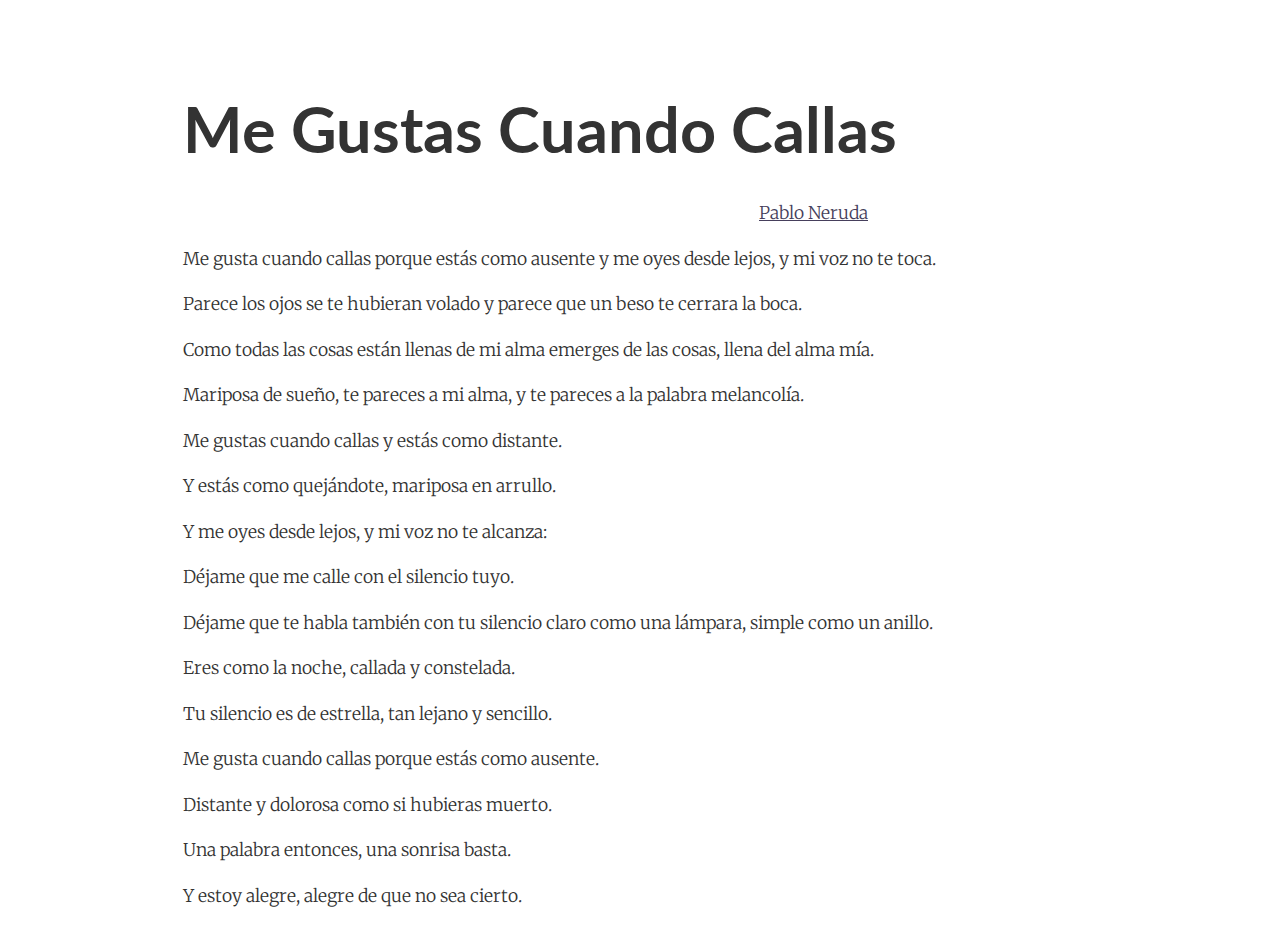
<file: article/Me_Gustas_Cuando_Callas.html>
<!doctype html>
<html>
<head>
<meta charset='UTF-8'><meta name='viewport' content='width=device-width initial-scale=1'>
<title>Me_Gustas_Cuando_Callas</title><link href='https://fonts.loli.net/css?family=Merriweather:900,900italic,300,300italic&subset=latin-ext' rel='stylesheet' type='text/css' /><link href='https://fonts.loli.net/css?family=Lato:900,300&subset=latin-ext' rel='stylesheet' type='text/css' /><style type='text/css'>html {overflow-x: initial !important;}:root { --bg-color:#ffffff; --text-color:#333333; --select-text-bg-color:#B5D6FC; --select-text-font-color:auto; --monospace:"Lucida Console",Consolas,"Courier",monospace; --title-bar-height:20px; }
.mac-os-11 { --title-bar-height:28px; }
html { font-size: 14px; background-color: var(--bg-color); color: var(--text-color); font-family: "Helvetica Neue", Helvetica, Arial, sans-serif; -webkit-font-smoothing: antialiased; }
body { margin: 0px; padding: 0px; height: auto; bottom: 0px; top: 0px; left: 0px; right: 0px; font-size: 1rem; line-height: 1.42857; overflow-x: hidden; background: inherit; tab-size: 4; }
iframe { margin: auto; }
a.url { word-break: break-all; }
a:active, a:hover { outline: 0px; }
.in-text-selection, ::selection { text-shadow: none; background: var(--select-text-bg-color); color: var(--select-text-font-color); }
#write { margin: 0px auto; height: auto; width: inherit; word-break: normal; overflow-wrap: break-word; position: relative; white-space: normal; overflow-x: visible; padding-top: 36px; }
#write.first-line-indent p { text-indent: 2em; }
#write.first-line-indent li p, #write.first-line-indent p * { text-indent: 0px; }
#write.first-line-indent li { margin-left: 2em; }
.for-image #write { padding-left: 8px; padding-right: 8px; }
body.typora-export { padding-left: 30px; padding-right: 30px; }
.typora-export .footnote-line, .typora-export li, .typora-export p { white-space: pre-wrap; }
.typora-export .task-list-item input { pointer-events: none; }
@media screen and (max-width: 500px) {
  body.typora-export { padding-left: 0px; padding-right: 0px; }
  #write { padding-left: 20px; padding-right: 20px; }
  .CodeMirror-sizer { margin-left: 0px !important; }
  .CodeMirror-gutters { display: none !important; }
}
#write li > figure:last-child { margin-bottom: 0.5rem; }
#write ol, #write ul { position: relative; }
img { max-width: 100%; vertical-align: middle; image-orientation: from-image; }
button, input, select, textarea { color: inherit; font: inherit; }
input[type="checkbox"], input[type="radio"] { line-height: normal; padding: 0px; }
*, ::after, ::before { box-sizing: border-box; }
#write h1, #write h2, #write h3, #write h4, #write h5, #write h6, #write p, #write pre { width: inherit; }
#write h1, #write h2, #write h3, #write h4, #write h5, #write h6, #write p { position: relative; }
p { line-height: inherit; }
h1, h2, h3, h4, h5, h6 { break-after: avoid-page; break-inside: avoid; orphans: 4; }
p { orphans: 4; }
h1 { font-size: 2rem; }
h2 { font-size: 1.8rem; }
h3 { font-size: 1.6rem; }
h4 { font-size: 1.4rem; }
h5 { font-size: 1.2rem; }
h6 { font-size: 1rem; }
.md-math-block, .md-rawblock, h1, h2, h3, h4, h5, h6, p { margin-top: 1rem; margin-bottom: 1rem; }
.hidden { display: none; }
.md-blockmeta { color: rgb(204, 204, 204); font-weight: 700; font-style: italic; }
a { cursor: pointer; }
sup.md-footnote { padding: 2px 4px; background-color: rgba(238, 238, 238, 0.7); color: rgb(85, 85, 85); border-radius: 4px; cursor: pointer; }
sup.md-footnote a, sup.md-footnote a:hover { color: inherit; text-transform: inherit; text-decoration: inherit; }
#write input[type="checkbox"] { cursor: pointer; width: inherit; height: inherit; }
figure { overflow-x: auto; margin: 1.2em 0px; max-width: calc(100% + 16px); padding: 0px; }
figure > table { margin: 0px; }
tr { break-inside: avoid; break-after: auto; }
thead { display: table-header-group; }
table { border-collapse: collapse; border-spacing: 0px; width: 100%; overflow: auto; break-inside: auto; text-align: left; }
table.md-table td { min-width: 32px; }
.CodeMirror-gutters { border-right: 0px; background-color: inherit; }
.CodeMirror-linenumber { user-select: none; }
.CodeMirror { text-align: left; }
.CodeMirror-placeholder { opacity: 0.3; }
.CodeMirror pre { padding: 0px 4px; }
.CodeMirror-lines { padding: 0px; }
div.hr:focus { cursor: none; }
#write pre { white-space: pre-wrap; }
#write.fences-no-line-wrapping pre { white-space: pre; }
#write pre.ty-contain-cm { white-space: normal; }
.CodeMirror-gutters { margin-right: 4px; }
.md-fences { font-size: 0.9rem; display: block; break-inside: avoid; text-align: left; overflow: visible; white-space: pre; background: inherit; position: relative !important; }
.md-diagram-panel { width: 100%; margin-top: 10px; text-align: center; padding-top: 0px; padding-bottom: 8px; overflow-x: auto; }
#write .md-fences.mock-cm { white-space: pre-wrap; }
.md-fences.md-fences-with-lineno { padding-left: 0px; }
#write.fences-no-line-wrapping .md-fences.mock-cm { white-space: pre; overflow-x: auto; }
.md-fences.mock-cm.md-fences-with-lineno { padding-left: 8px; }
.CodeMirror-line, twitterwidget { break-inside: avoid; }
.footnotes { opacity: 0.8; font-size: 0.9rem; margin-top: 1em; margin-bottom: 1em; }
.footnotes + .footnotes { margin-top: 0px; }
.md-reset { margin: 0px; padding: 0px; border: 0px; outline: 0px; vertical-align: top; background: 0px 0px; text-decoration: none; text-shadow: none; float: none; position: static; width: auto; height: auto; white-space: nowrap; cursor: inherit; -webkit-tap-highlight-color: transparent; line-height: normal; font-weight: 400; text-align: left; box-sizing: content-box; direction: ltr; }
li div { padding-top: 0px; }
blockquote { margin: 1rem 0px; }
li .mathjax-block, li p { margin: 0.5rem 0px; }
li blockquote { margin: 1rem 0px; }
li { margin: 0px; position: relative; }
blockquote > :last-child { margin-bottom: 0px; }
blockquote > :first-child, li > :first-child { margin-top: 0px; }
.footnotes-area { color: rgb(136, 136, 136); margin-top: 0.714rem; padding-bottom: 0.143rem; white-space: normal; }
#write .footnote-line { white-space: pre-wrap; }
@media print {
  body, html { border: 1px solid transparent; height: 99%; break-after: avoid; break-before: avoid; font-variant-ligatures: no-common-ligatures; }
  #write { margin-top: 0px; padding-top: 0px; border-color: transparent !important; }
  .typora-export * { -webkit-print-color-adjust: exact; }
  .typora-export #write { break-after: avoid; }
  .typora-export #write::after { height: 0px; }
  .is-mac table { break-inside: avoid; }
}
.footnote-line { margin-top: 0.714em; font-size: 0.7em; }
a img, img a { cursor: pointer; }
pre.md-meta-block { font-size: 0.8rem; min-height: 0.8rem; white-space: pre-wrap; background: rgb(204, 204, 204); display: block; overflow-x: hidden; }
p > .md-image:only-child:not(.md-img-error) img, p > img:only-child { display: block; margin: auto; }
#write.first-line-indent p > .md-image:only-child:not(.md-img-error) img { left: -2em; position: relative; }
p > .md-image:only-child { display: inline-block; width: 100%; }
#write .MathJax_Display { margin: 0.8em 0px 0px; }
.md-math-block { width: 100%; }
.md-math-block:not(:empty)::after { display: none; }
.MathJax_ref { fill: currentcolor; }
[contenteditable="true"]:active, [contenteditable="true"]:focus, [contenteditable="false"]:active, [contenteditable="false"]:focus { outline: 0px; box-shadow: none; }
.md-task-list-item { position: relative; list-style-type: none; }
.task-list-item.md-task-list-item { padding-left: 0px; }
.md-task-list-item > input { position: absolute; top: 0px; left: 0px; margin-left: -1.2em; margin-top: calc(1em - 10px); border: none; }
.math { font-size: 1rem; }
.md-toc { min-height: 3.58rem; position: relative; font-size: 0.9rem; border-radius: 10px; }
.md-toc-content { position: relative; margin-left: 0px; }
.md-toc-content::after, .md-toc::after { display: none; }
.md-toc-item { display: block; color: rgb(65, 131, 196); }
.md-toc-item a { text-decoration: none; }
.md-toc-inner:hover { text-decoration: underline; }
.md-toc-inner { display: inline-block; cursor: pointer; }
.md-toc-h1 .md-toc-inner { margin-left: 0px; font-weight: 700; }
.md-toc-h2 .md-toc-inner { margin-left: 2em; }
.md-toc-h3 .md-toc-inner { margin-left: 4em; }
.md-toc-h4 .md-toc-inner { margin-left: 6em; }
.md-toc-h5 .md-toc-inner { margin-left: 8em; }
.md-toc-h6 .md-toc-inner { margin-left: 10em; }
@media screen and (max-width: 48em) {
  .md-toc-h3 .md-toc-inner { margin-left: 3.5em; }
  .md-toc-h4 .md-toc-inner { margin-left: 5em; }
  .md-toc-h5 .md-toc-inner { margin-left: 6.5em; }
  .md-toc-h6 .md-toc-inner { margin-left: 8em; }
}
a.md-toc-inner { font-size: inherit; font-style: inherit; font-weight: inherit; line-height: inherit; }
.footnote-line a:not(.reversefootnote) { color: inherit; }
.md-attr { display: none; }
.md-fn-count::after { content: "."; }
code, pre, samp, tt { font-family: var(--monospace); }
kbd { margin: 0px 0.1em; padding: 0.1em 0.6em; font-size: 0.8em; color: rgb(36, 39, 41); background: rgb(255, 255, 255); border: 1px solid rgb(173, 179, 185); border-radius: 3px; box-shadow: rgba(12, 13, 14, 0.2) 0px 1px 0px, rgb(255, 255, 255) 0px 0px 0px 2px inset; white-space: nowrap; vertical-align: middle; }
.md-comment { color: rgb(162, 127, 3); opacity: 0.8; font-family: var(--monospace); }
code { text-align: left; vertical-align: initial; }
a.md-print-anchor { white-space: pre !important; border-width: initial !important; border-style: none !important; border-color: initial !important; display: inline-block !important; position: absolute !important; width: 1px !important; right: 0px !important; outline: 0px !important; background: 0px 0px !important; text-decoration: initial !important; text-shadow: initial !important; }
.md-inline-math .MathJax_SVG .noError { display: none !important; }
.html-for-mac .inline-math-svg .MathJax_SVG { vertical-align: 0.2px; }
.md-math-block .MathJax_SVG_Display { text-align: center; margin: 0px; position: relative; text-indent: 0px; max-width: none; max-height: none; min-height: 0px; min-width: 100%; width: auto; overflow-y: hidden; display: block !important; }
.MathJax_SVG_Display, .md-inline-math .MathJax_SVG_Display { width: auto; margin: inherit; display: inline-block !important; }
.MathJax_SVG .MJX-monospace { font-family: var(--monospace); }
.MathJax_SVG .MJX-sans-serif { font-family: sans-serif; }
.MathJax_SVG { display: inline; font-style: normal; font-weight: 400; line-height: normal; zoom: 90%; text-indent: 0px; text-align: left; text-transform: none; letter-spacing: normal; word-spacing: normal; overflow-wrap: normal; white-space: nowrap; float: none; direction: ltr; max-width: none; max-height: none; min-width: 0px; min-height: 0px; border: 0px; padding: 0px; margin: 0px; }
.MathJax_SVG * { transition: none 0s ease 0s; }
.MathJax_SVG_Display svg { vertical-align: middle !important; margin-bottom: 0px !important; margin-top: 0px !important; }
.os-windows.monocolor-emoji .md-emoji { font-family: "Segoe UI Symbol", sans-serif; }
.md-diagram-panel > svg { max-width: 100%; }
[lang="flow"] svg, [lang="mermaid"] svg { max-width: 100%; height: auto; }
[lang="mermaid"] .node text { font-size: 1rem; }
table tr th { border-bottom: 0px; }
video { max-width: 100%; display: block; margin: 0px auto; }
iframe { max-width: 100%; width: 100%; border: none; }
.highlight td, .highlight tr { border: 0px; }
mark { background: rgb(255, 255, 0); color: rgb(0, 0, 0); }
.md-html-inline .md-plain, .md-html-inline strong, mark .md-inline-math, mark strong { color: inherit; }
mark .md-meta { color: rgb(0, 0, 0); opacity: 0.3 !important; }
@media print {
  .typora-export h1, .typora-export h2, .typora-export h3, .typora-export h4, .typora-export h5, .typora-export h6 { break-inside: avoid; }
}
.md-diagram-panel .messageText { stroke: none !important; }
.md-diagram-panel .start-state { fill: var(--node-fill); }
.md-diagram-panel .edgeLabel rect { opacity: 1 !important; }
.md-require-zoom-fix foreignobject { font-size: var(--mermaid-font-zoom); }


@include-when-export url(https://fonts.loli.net/css?family=Merriweather:900,900italic,300,300italic&subset=latin-ext);
@include-when-export url(https://fonts.loli.net/css?family=Lato:900,300&subset=latin-ext);

:root {
	--control-text-color: #777;
}

/**
 * forked from pixyll.com
 * MIT license
 */

h1,
.h1,
.f1 {
	font-size: 2rem;
	line-height: 2.5rem;
}
h2,
.h2,
.f2 {
	font-size: 1.5rem;
	line-height: 2rem;
}
h3,
.h3,
.f3 {
	font-size: 1.25rem;
	line-height: 1.5rem;
}
p,
.p,
.f4,
h4,
h5,
h6,
dl,
ol,
ul,
pre[cid],
div[cid],
#typora-source {
	font-size: 1.125rem;
	line-height: 1.5rem;
}

h4 {
	font-size: 1.13rem;
}
/*
 Pixyll
 A simple, beautiful theme for Jekyll that emphasizes content rather than aesthetic fluff.
 Best served with BASSCSS (http://jxnblk.github.io/basscss)
 Crafted with <3 by John Otander (@4lpine) - ©2015 John Otander MIT License http://opensource.org/licenses/MIT

*/

body {
	font-family: "Merriweather", "PT Serif", Georgia, "Times New Roman", "STSong", Serif;
	line-height: 1.5rem;
	font-weight: 400;
}

#write {
	max-width: 914px;
	color: #333;
}

@media only screen and (min-width: 1400px) {
	#write {
		max-width: 1100px;
	}
}

@media only screen and (min-width: 1700px) {
	#write {
		max-width: 1200px;
	}
}

img {
	width: auto;
	max-width: 100%;
}
body {
	font-size: 1.5rem;
	box-sizing: border-box;
	-moz-box-sizing: border-box;
	-webkit-box-sizing: border-box;
}

.ty-table-edit {
	background: #ededed;
}

table {
	width: 100%;
	font-size: 1.125rem;
}
table > thead > tr > th,
table > thead > tr > td,
table > tbody > tr > th,
table > tbody > tr > td,
table > tfoot > tr > th,
table > tfoot > tr > td {
	padding: 12px;
	line-height: 1.2;
	vertical-align: top;
	border-top: 1px solid #333;
}
table > thead > tr > th {
	vertical-align: bottom;
	border-bottom: 2px solid #333;
}
table > caption + thead > tr:first-child > th,
table > caption + thead > tr:first-child > td,
table > colgroup + thead > tr:first-child > th,
table > colgroup + thead > tr:first-child > td,
table > thead:first-child > tr:first-child > th,
table > thead:first-child > tr:first-child > td {
	border-top: 0;
}
table > tbody + tbody {
	border-top: 2px solid #333;
}
p {
	font-weight: 300;
	line-height: 1.5;
}
abbr {
	border-bottom: 1px black dotted;
	cursor: help;
}
pre,
code {
	font-family: Menlo, Monaco, "Courier New", monospace;
}

code,
.md-fences  {
	color: #7a7a7a;
}

.md-fences {
	padding: 1.125em;
	margin-bottom: 0.88em;
	font-size: 1rem;
	border: 1px solid #7a7a7a;
	padding-bottom: 0.5rem;
	padding-top: 0.5rem;
}

blockquote {
	padding: 1.33em;
	font-style: italic;
	border-left: 5px solid #7a7a7a;
	color: #555;
}
blockquote em {
	color: #000;
}
blockquote footer {
	font-size: .85rem;
	font-style: normal;
	background-color: #fff;
	color: #7a7a7a;
	border-color: transparent;
}
h1,
.h1,
h2,
.h2,
h3,
.h3,
h4,
.h4,
h5,
.h5,
h6,
.h6 {
	font-family: "Lato", 'Helvetica Neue', Helvetica, sans-serif;
	font-weight: bold;
	line-height: 1.2;
	margin: 1em 0 0.5em;
}
@media screen and (min-width: 48em) {
	.h1,
	h1 {
		font-size: 3.250rem;
	}
	.h2,
	h2 {
		font-size: 2.298rem;
	}
	.h3,
	h3 {
		font-size: 1.625rem;
	}
	.h4,
	h4 {
		font-size: 1.3rem;
	}
	#write>h4.md-focus:before,
	#write>h5.md-focus:before,
	#write>h6.md-focus:before{
		top: 1px;
	}
	.p,
	p,
	li {
		font-size: 1.25rem;
		line-height: 1.8;
	}
	table {
		font-size: 1.25rem;
	}
}
@media (max-width: 48em) {
	blockquote {
		margin-left: 1rem;
		margin-right: 0;
		padding: 0.5em;
	}
	.h1,
	h1 {
		font-size: 2.827rem;
	}
	.h2,
	h2 {
		font-size: 1.999rem;
	}
	.h3,
	h3 {
		font-size: 1.413rem;
	}
	.h4,
	h4 {
		font-size: 1.3rem;
	}
}
@media screen and (min-width: 64em) {
	.h1,
	h1 {
		font-size: 4.498rem;
	}
	.h2,
	h2 {
		font-size: 2.29rem;
	}
	.h3,
	h3 {
		font-size: 1.9rem;
	}
	.h4,
	h4 {
		font-size: 1.591rem;
	}
	#write>h4.md-focus:before{
		top:4px;
	}
}
a {
	color: #463F5C;
	text-decoration: underline;
}

#write {
	padding-top: 2rem;
}

#write pre.md-meta-block {
	min-height: 35px;
	padding: 0.5em 1em;
	white-space: pre;
	border: 0px;

	border-left: 30px #f8f8f8 solid;
	border-right: 30px #f8f8f8 solid;
	width: 100vw;
	max-width: calc(100% + 60px);

	margin-left: -30px;
	margin-bottom: 2em;
	margin-top: -2010px;
	padding-top: 2000px;
	padding-bottom: 10px;
	line-height: 1.5em;
	color: #7a7a7a;
	background-color: #fafafa;
	font-family: 'Lato', 'Helvetica Neue', Helvetica, sans-serif;
	font-weight: 300;
	clear: both;
	padding-left: 0;
	font-size:1.125rem;
}
.md-image>.md-meta {
	color: #463F5C
}
.footnotes {
	font-size:1.1rem;
}
.md-tag {
	font-family: 'Lato', 'Helvetica Neue', Helvetica, sans-serif;
}
.code-tooltip {
	background: white;
}
.code-tooltip-content {
	font-size: 1.1rem;
}

.task-list{
	padding-left: 0;
}

.md-task-list-item {
	padding-left:34px;
}

.md-task-list-item > input{
	width: 1.25rem;
	height: 1.25rem;
	display: block;
	-webkit-appearance: initial;
	top: -0.2rem;
	margin-left: -1.6em;
	margin-top: calc(1rem - 7px);
	border: none;
}

.md-task-list-item > input:focus{
	outline: none;
	box-shadow: none;
}

.md-task-list-item > input:before{
	border: 1px solid #555;
	border-radius: 1.5rem;
	width: 1.5rem;
	height: 1.5rem;
	background: #fff;
	content: ' ';
	transition: background-color 200ms ease-in-out;
	display: block;
}

.md-task-list-item > input:checked:before,
.md-task-list-item > input[checked]:before{
	background: #333;
	border-width: 2px;
	display:inline-block;
	transition: background-color 200ms ease-in-out;
}

.md-task-list-item > input:checked:after,
.md-task-list-item > input[checked]:after {
	opacity: 1;
}

.md-task-list-item > input:after {
	opacity: 1;
	-webkit-transition: opacity 0.05s ease-in-out;
	-moz-transition: opacity 0.05s ease-in-out;
	transition: opacity 0.05s ease-in-out;
	-webkit-transform: rotate(-45deg);
	-moz-transform: rotate(-45deg);
	transform: rotate(-45deg);
	position: absolute;
	top: 0.4375rem;
	left: 0.28125rem;
	width: 0.9375rem;
	height: 0.5rem;
	border: 3px solid #fff;
	border-top: 0;
	border-right: 0;
	content: ' ';
	opacity: 0;
}

.md-tag {
	color:inherit;
}

.md-toc:focus .md-toc-content{
	margin-top: 19px;
}

#typora-sidebar {
	font-size:1rem !important;
}

.html-for-mac #typora-sidebar {
	background-color:white;
}

.outline-content li, .outline-content ul {
	font-size:1rem !important;
}

.outline-title {
	line-height: inherit;
	margin-top: 10px;
}

.outline-expander {
	width: 18px;
}

.outline-expander:before {
 	content: "+";
	font-family: inherit;
	color: rgb(108, 108, 108); 
  font-size: 1.5rem;
 	top: -0.1rem;
}

.outline-expander:hover:before {
	content: "+";
}

.outline-item-open>.outline-item>.outline-expander:before{
	content: "-";
}

/** source code mode */
#typora-source {
	font-family: Courier, monospace;
    color: #6A6A6A;
}

.os-windows #typora-source {
	font-family: inherit;
}

.cm-s-typora-default .cm-header, 
.cm-s-typora-default .cm-property,
.CodeMirror.cm-s-typora-default div.CodeMirror-cursor {
	color: #428bca;
}

.cm-s-typora-default .cm-atom, .cm-s-typora-default .cm-number {
	color: #777777;
}

.md-diagram-panel {
	margin-top: 24px;
	margin-left: -1.2em;
}

.md-mathjax-midline {
	background: #fafafa;
}

.enable-diagrams pre.md-fences[lang="sequence"] .code-tooltip,
.enable-diagrams pre.md-fences[lang="flow"] .code-tooltip,
.enable-diagrams pre.md-fences[lang="mermaid"] .code-tooltip {
    bottom: -3.4em;
}

.dropdown-menu .divider {
	border-color: #e5e5e5;
}

 :root {--mermaid-font-zoom:1em ;} 
</style>
</head>
<body class='typora-export os-windows'>
<div id='write'  class=''><h1><a name="me-gustas-cuando-callas" class="md-header-anchor"></a><span>Me Gustas Cuando Callas</span></h1><p><span>																																</span><span>              </span><span>	</span><a href='https://baike.baidu.com/item/%E5%B7%B4%E5%8B%83%E7%BD%97%C2%B7%E8%81%82%E9%B2%81%E8%BE%BE/10761440?fromtitle=Pablo%20Neruda&amp;fromid=10110288&amp;fr=aladdin'><span>Pablo Neruda</span></a></p><p><span>Me gusta cuando callas porque estás como ausente y me oyes desde lejos, y mi voz no te toca.</span></p><p><span>Parece los ojos se te hubieran volado y parece que un beso te cerrara la boca.</span></p><p><span>Como todas las cosas están llenas de mi alma emerges de las cosas, llena del alma mía.</span></p><p><span>Mariposa de sueño, te pareces a mi alma, y te pareces a la palabra melancolía.</span></p><p><span>Me gustas cuando callas y estás como distante.</span></p><p><span>Y estás como quejándote, mariposa en arrullo.</span></p><p><span>Y me oyes desde lejos, y mi voz no te alcanza:</span></p><p><span>Déjame que me calle con el silencio tuyo.</span></p><p><span>Déjame que te habla también con tu silencio claro como una lámpara, simple como un anillo.</span></p><p><span>Eres como la noche, callada y constelada.</span></p><p><span>Tu silencio es de estrella, tan lejano y sencillo.</span></p><p><span>Me gusta cuando callas porque estás como ausente.</span></p><p><span>Distante y dolorosa como si hubieras muerto.</span></p><p><span>Una palabra entonces, una sonrisa basta.</span></p><p><span>Y estoy alegre, alegre de que no sea cierto.</span></p></div>
</body>
</html>
</file>
<file: static/css/toast.min.css>
.toast-container{position:fixed;z-index:1055;margin:5px}.top-right{top:0;right:0}.top-left{top:0;left:0}.top-center{transform:translateX(-50%);top:0;left:50%}.bottom-right{right:0;bottom:0}.bottom-left{left:0;bottom:0}.bottom-center{transform:translateX(-50%);bottom:0;left:50%}.toast-container>.toast{min-width:150px;background:0 0;border:none}.toast-container>.toast>.toast-header{border:none}.toast-container>.toast>.toast-header strong{padding-right:20px}.toast-container>.toast>.toast-body{background:#fff}
</file>
